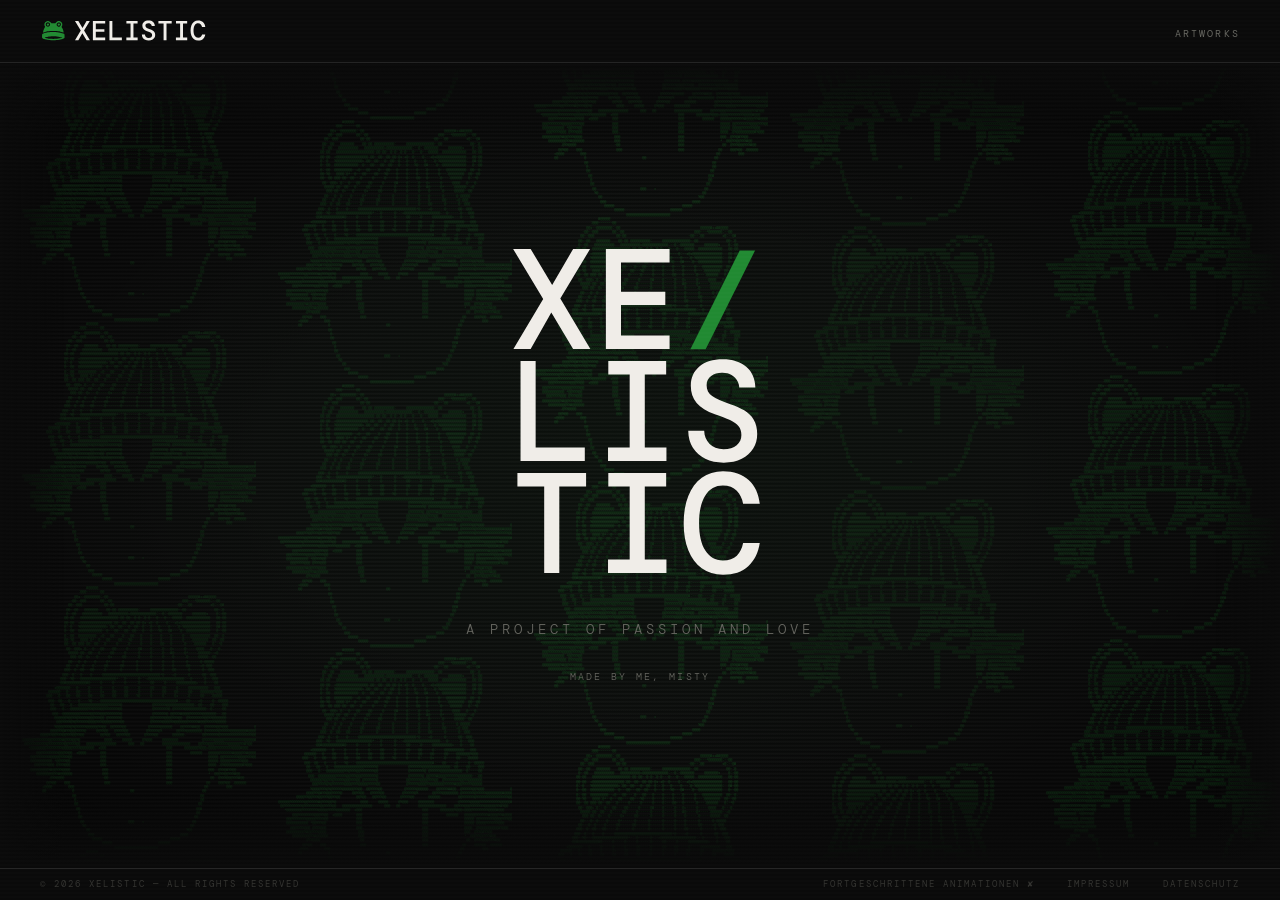
<file: index.html>
<!DOCTYPE html>
<html lang="de">
<head>
<meta charset="UTF-8">
<meta name="viewport" content="width=device-width, initial-scale=1.0">
<title>XELISTIC</title>
<link rel="icon" type="image/svg+xml" href="/Img/icon.svg">
<link rel="alternate icon" href="/Img/icon.ico">
<link rel="apple-touch-icon" href="/Img/icon.svg">
<link rel="stylesheet" href="/css/base.css">
<link rel="stylesheet" href="/css/home.css">
</head>
<body>

<nav>
  <a class="nav-logo" href="/">
    <img src="/Img/nav-logo.svg" alt="XELISTIC" class="nav-logo-img">
  </a>
  <ul class="nav-right">
    <li><a href="/Artworks">Artworks</a></li>
  </ul>
</nav>

<section class="hero">

  <!-- Hintergrund -->
  <div class="hero-bg">
    <!--
    <video class="hero-video" autoplay muted loop playsinline>
      <source src="/Img/hero.mp4" type="video/mp4">
    </video>
    -->
  </div>

  <!-- ASCII Art: 1× als Template, JS baut alle Spalten dynamisch -->
  <template id="asciiArt"><pre class="terminal-art">                                           #@@@@@                                                                                        
                                       :@@@-------@@                                                                                     
                                     @@*--@@@@@@@@:-@@                                        @@@@@#**##@@@@                             
                                   -@@--@@@       @@:-@@                                   @@@---+@@@@@@@:--@@                           
                                  @@--@@@           @@-@@                               -@@--:@@         *@:--@#                         
                                 @@--@@   @@@@@@@    @@-@@ @@@@@@@@@@:     @@@@@@@@@@@@@@--@@              @@-:@                         
                                 @--@@   @@@@@@@@@@   @@@@@@@@@@=@@@@@@@@@@@@@:--@:-@@@@@@@     @@@@@@@*    @:-@@                        
                                @@-@@   @@@@@@@@@@@@@@@@@@@-@@-@@--@-@-:@-@---@---@---@@@@@  @@@@@@@@@@@@   @@-@@                        
                                @@-@@  =@@@@@@@@@@@@@@@@:@@--@@--@@-@@-@*-*@--@----@:--*@*@@@@@@@@@@@@@@@   @@-@@                        
                                @:-@   %@@@@@@@@@@@@@=:@@--@@---@--@@--@:-:@---@----@---:@-%@@@@@@@@@@@@@:  @#-@@                        
                                @--@@  @@@@@@@@@@@@--@---@@---@@--@@---@---@---%@---@#---:@--@@@@@@@@@@@@   @--@@                        
                                @:-@@  @@@@@@@@@--=@---@@---:@---@@---@----@----@---:@-----@---@@@@@@@@@@  @@--@.                        
                                @@-%@   @@@@:@+--@---@@----@@---%@----@----@:---@:---@-----@---:@@@@@@@@  @@--@@                         
                                @@--@@ @@@-@@--@@--:@-----@----:@-----@----@:---@@---@-----:@---:@@@@@@   @:-+@                          
                                 @@--@@@=:@:--@---@@----@@-----@-----@#----@:---:@---@=-----@-----@@@@  .@---@.                          
                                  @@@@@-@@--@@---@:----@@-----@------@-----@:---:@---#@-----@+----:@@@@@@--=@                            
                                   @@@-@@--@=---@-----@*-----@@-----:@-----@-----@----@-----:@-----@@@@@--@@                             
                                  @@---@--@----@-----@+------@------@------@-----@----@------@------@-@@@@@                              
                                 @@---@--@----@:----@@------@@------@------@----:@----@------@@-----=@-@@@                               
                                @@@--@--@@---@@----:@-------@-------@------@-----@----@@------@------@--@@@                              
                               @@@--@:--@----@-----@@@@@@@@@@@@@@@@@@@@@@@@@@@@@+@----=@------@------@@--@@@                             
                              @@@--%@---@@@@@@@@@@@@@@@@@@+-::@------@-:-=@@@@@@@@@@@@@@@@@@:--@-----:@---@@@                            
                             -@@#@@@@@@@@@@#@-----@-----@-----@-----:@-----@@----:@-----@@@@@@@@@@=---@----@@                            
                           *@@@@@@@---@----:@-----@-----@:----@@----:@-----@@----@@-----@:----@@@@@@@@@@---@@@                           
                        @@@@@@---@----@@----@-----@*----@@----@@----:@-----@:----@@----@@-----@@----@@@@@@@%@@@                          
                       @@@--:@---@@---@@----@@----@@----@@----@@----%@-----@-----@:----@*----:@-----@@---:@@@@@                          
                        @@@--@@---@----@:---%@--:-@@@@@@@@@@@@@@@@@@@@@@@@@@@@@@@@@@@@@@#:---@@----=@-----@--@@@@@                       
                         @@---@@--:@:--@@@@@@@@@@@@@@@%%%%%%@               @%%%%%%@@@@@@@@@@@@@@:-@@----@@----@@@                       
                         @@@---@:--@@@@@@@@@%%@%%%@@%%%%%%%@@               @%%%%%%%@ @%%%%%@@@@@@@@@@@--@:----@@                        
                          @@@--@@@@@@@@@%%%%%@@%%%@@@%%%%%%%@               @%%%%%%@ @@%%%#@@@@%%%%%%@@@@@@@--:@@                        
                           @@@@@@%@@%%@%%%%%@@@%%%@@ @%%%%%%@              @@%%%%%@@@@%%%@@  @%%%%%%%%@@%%@@@@@@@                        
                            @@@%%%%@%@%%%%%%@@@@%%%@@@@@%%%%@@             @%%%%%@@@@%%@@@@@@@%%%%%#@@@%%%%%@@@@@                        
                           %@@@@%%%@%@%%%%%@@@@@@%%@@  @@%%%%@@           @%%%%%@@@@@@    @@%%%%##@@  @%%%%%@@%@@@             @@@       
                         @@@@%%@#%%@@@%%%%@     @@%%@@   @%%%%@@         @%%%%%@%       @@%%%@@@@@@@@ @%%%%%%@%%%%%@@@@@@@@#@@@@@        
                    @@@@%%@@%%%@@%%%@@%%@@        @@%@@   @@%%%@@       @%%%%@@       @@@@@@.        @@%%%%%%@%%%%%%%%%%%%%%%%@@@        
           @@@@@@%%%%%%%@@%%%%%#@%%%@@%@            @@@@..   @@@@@     @%@@@     @@@@@@@@           -@%%%%%@@@@@%%%%%%%%%%@@@@@#         
            @@%%%%%%%%%@%%%%%%%%@@%%%%@@   @@@@@@@@@@@@@@@      @@@   @@         @@@@@@@@@@@@@@    @@%%%@@@%%%%%%%@@@@@@%%#%@@           
              +@@@@@@@@%%%%%%%%@@@@@%%%%@@@@@@@  *@@@                              @@@      @@@@@@@%@@@=@@@@%%%%%%%%@@@@#@@@             
                  @@@%%%%%%%%@@@%%@@  *@@@@       @@@                              @@@         @@@@@@   @@@@@@%%%%%%#@@@@%%#@@@@         
               @@@%%%%%%%@@@@@%%%%@@              @@@                              @@@                  @@@@@ @@%%%%%%%@@@@%%%@@@@@      
               @@@@@@@@@@@ +@@%%%@@               @@@                              @@@                  @@@@@ @@@@@%%%%%%@@@             
                 @@@%%%%@@@ @%%%@@@               @@@.                             @@@                  @@@@ :@%@@@@@@@@@#%@@@           
               @@@@@@@@@%#@@%%%@@@@                @@@                             @@@                  @@@  @%%@#%%@@                   
                  @@@@@@@@@%%#@@@@@@               @@@                             @@@                  +  @@@%%@@%%%#@@                 
                        .@%%@@@@                   -@@                             @@@                   @@  @%%%@@@%%%#@@               
                       @@%@@    @@@                 @@@                            @@@                 @@    @@@%@@ .@@@@@@              
                     =@@@@        @@@                                                                 @@         @@@                     
                     @@             @                            @@                                  @@                                  
                                    @@                                                              @@                                   
                                     @.                                                             @@                                   
                                     @@                                                            @@                                    
                                      @@                                                          @@#                                    
                                       @                                                          @@                                     
                                       @@                                                        @@                                      
                                        @@                      @@@    =                        @@                                       
                                         %@                                                    @@                                        
                                           @@                                                %@@                                         
                                            @@@                                           @@@@                                           
                                              @@@@@                                  @@@@@                                               
                                                   @@@@@                       @@@@@@                                                    
                                                         @@@@@@@@@@@@@@@@@@@@@@</pre></template>

  <!-- Terminal: JS füllt diesen Container mit Spalten -->
  <div class="hero-terminal" id="heroTerminal" aria-hidden="true"></div>

  <!-- Zentriertes Wordmark + Beschreibung -->
  <div class="hero-center">
    <img src="/Img/wordmark.svg" alt="XELISTIC" class="hero-wordmark" id="heroWordmark">
    <p class="hero-desc">A project of passion and love</p>
    <p class="hero-subdesc">Made by me, Misty</p>
  </div>

</section>

<footer class="ticker">
  <span class="ticker-left">© 2026 Xelistic — All rights reserved</span>
  <div class="ticker-right">
    <button class="anim-toggle" id="animToggle"></button>
    <a href="/Impressum">Impressum</a>
    <a href="/Datenschutz">Datenschutz</a>
  </div>
</footer>

<!-- Mobiler Animationen-Button (nur auf kleinen Screens sichtbar) -->
<button class="anim-toggle-mobile" id="animToggleMobile"></button>

<div class="strat-tip" id="stratTip">
  <div class="strat-tip-head">⬡ Fortgeschrittene Animationen</div>
  <span id="stratTipText"></span>
</div>

<script src="/js/home.js" defer></script>

</body>
</html>
</file>
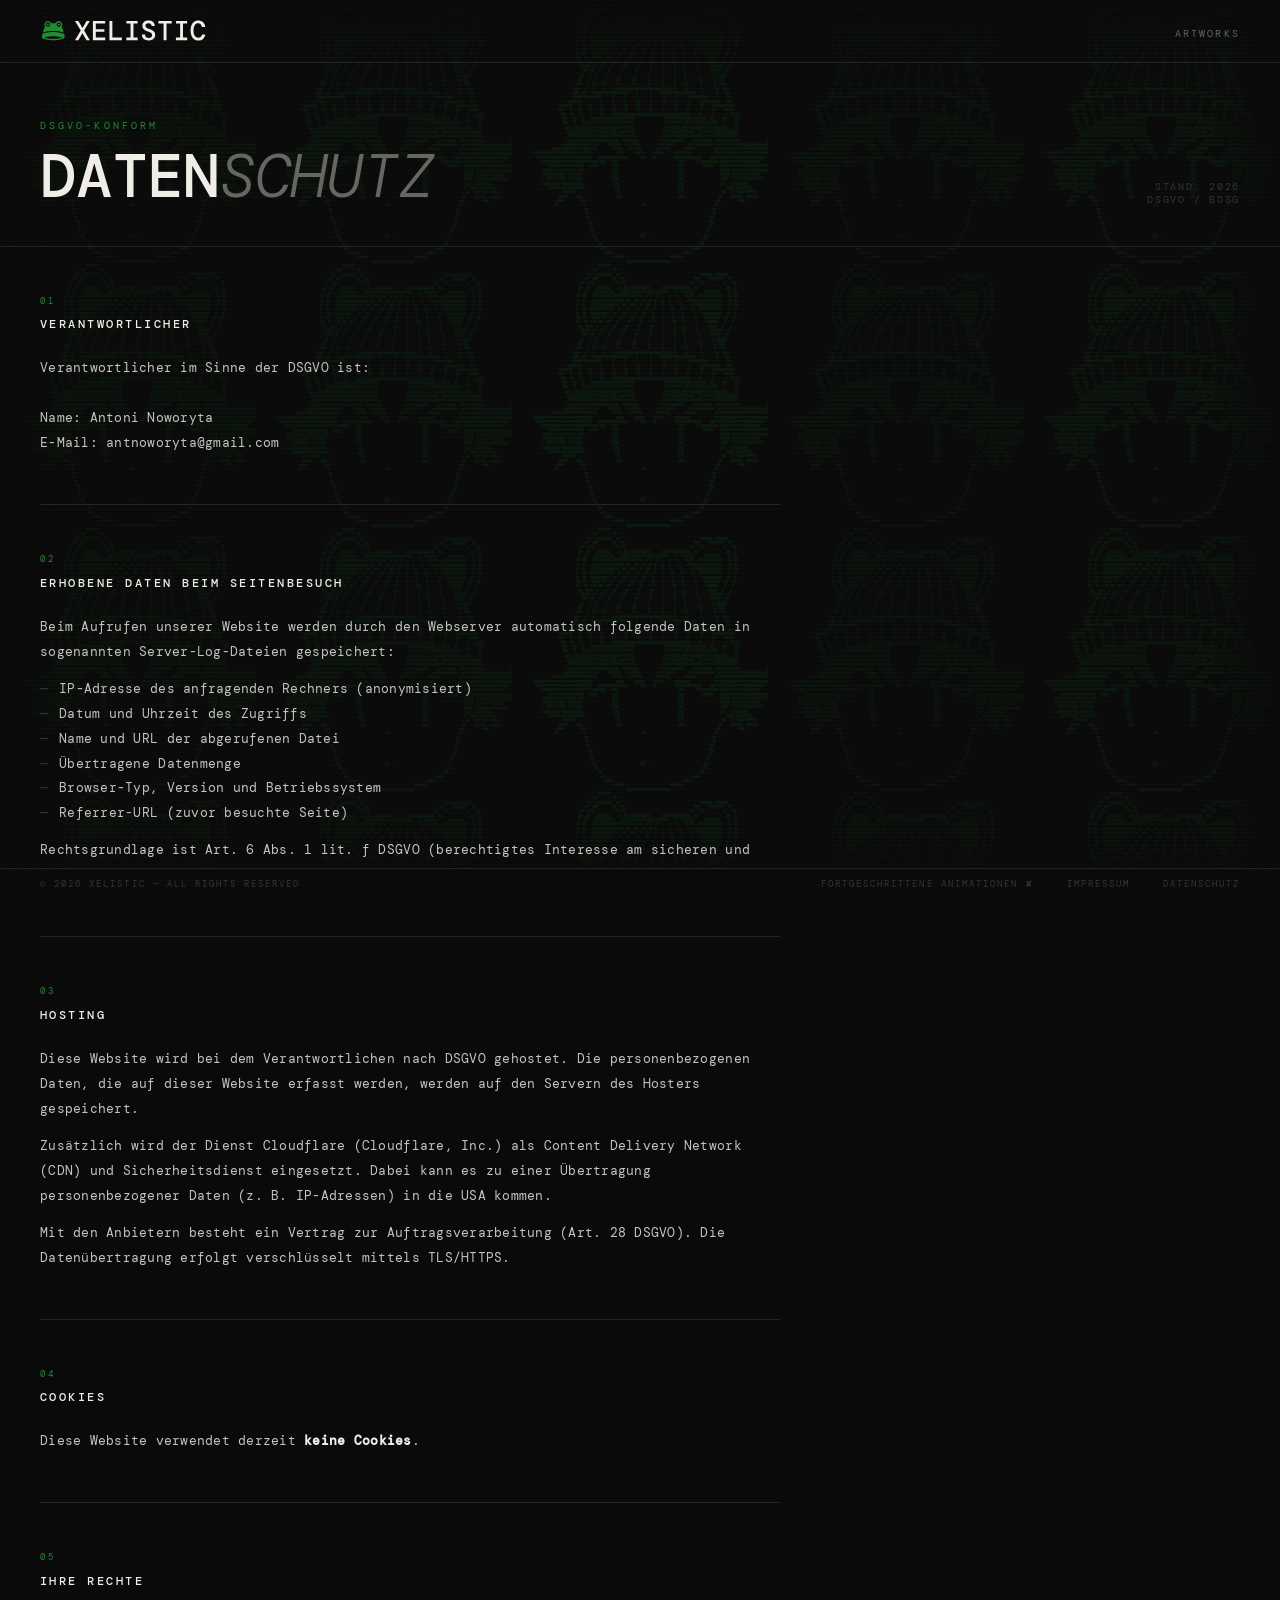
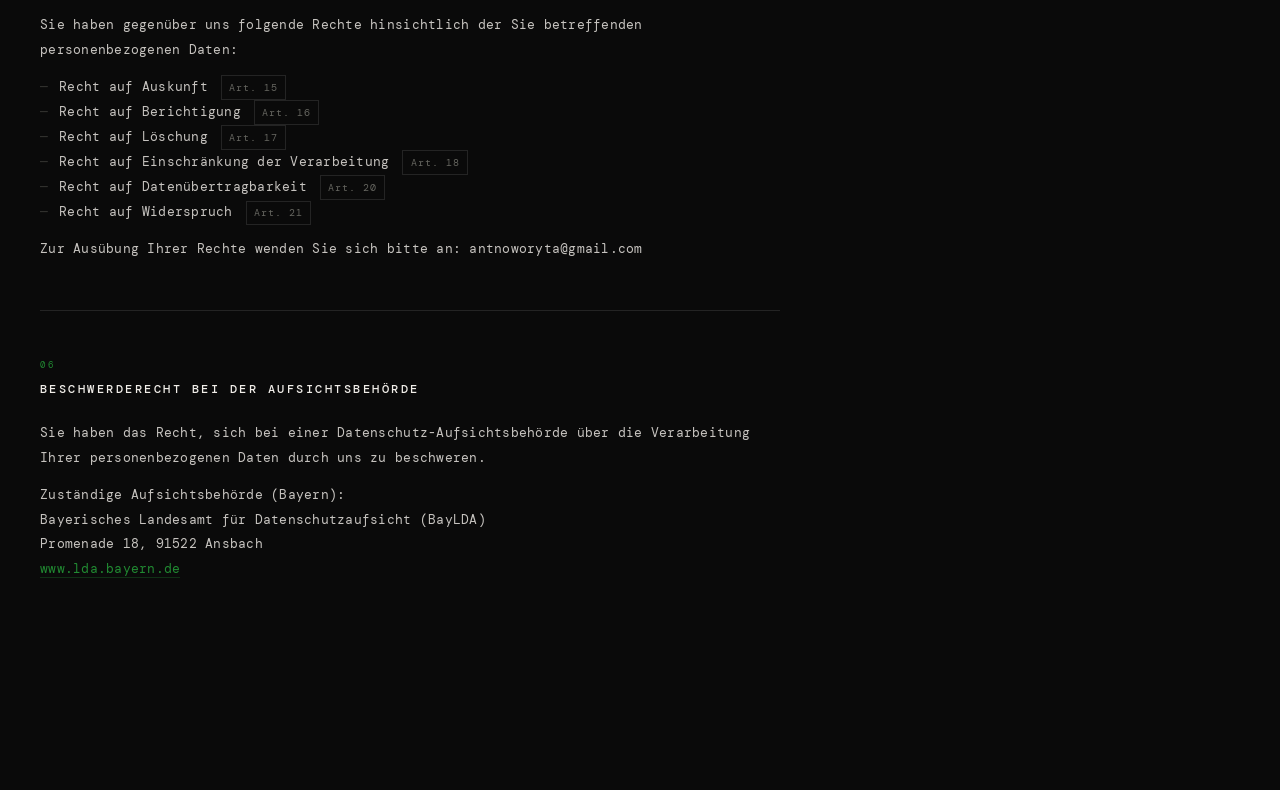
<file: Datenschutz/index.html>
<!DOCTYPE html>
<html lang="de">
<head>
<meta charset="UTF-8">
<meta name="viewport" content="width=device-width, initial-scale=1.0">
<title>XELISTIC — Datenschutz</title>
<link rel="icon" type="image/svg+xml" href="/Img/icon.svg">
<link rel="alternate icon" href="/Img/icon.ico">
<link rel="apple-touch-icon" href="/Img/icon.svg">
<link rel="stylesheet" href="/css/base.css">
<link rel="stylesheet" href="/css/legal.css">
<link rel="stylesheet" href="/css/terminal-bg.css">
<noscript>
  <style>
    .page-terminal,
    .anim-toggle,
    .anim-toggle-mobile { display: none !important; }
  </style>
</noscript>
</head>
<body>

<div class="page-terminal" id="pageTerminal" aria-hidden="true"></div>

<nav>
  <a class="nav-logo" href="/">
    <img src="/Img/nav-logo.svg" alt="XELISTIC" class="nav-logo-img">
  </a>
  <ul>
    <li><a href="/Artworks">Artworks</a></li>
  </ul>
</nav>

<header class="page-header">
  <div>
    <div class="page-eyebrow">DSGVO-Konform</div>
    <h1 class="page-title">Daten<em>schutz</em></h1>
  </div>
  <div class="page-meta">
    Stand: 2026<br>
    DSGVO / BDSG
  </div>
</header>

<main class="content">

  <div class="legal-section">
    <div class="section-number">01</div>
    <div class="section-title">Verantwortlicher</div>
    <div class="section-body">
      <p>
        Verantwortlicher im Sinne der DSGVO ist:<br><br>
        Name: Antoni Noworyta<br>
        E-Mail: antnoworyta@gmail.com
      </p>
    </div>
  </div>

  <div class="legal-section">
    <div class="section-number">02</div>
    <div class="section-title">Erhobene Daten beim Seitenbesuch</div>
    <div class="section-body">
      <p>
        Beim Aufrufen unserer Website werden durch den Webserver automatisch folgende Daten
        in sogenannten Server-Log-Dateien gespeichert:
      </p>
      <ul>
        <li>IP-Adresse des anfragenden Rechners (anonymisiert)</li>
        <li>Datum und Uhrzeit des Zugriffs</li>
        <li>Name und URL der abgerufenen Datei</li>
        <li>Übertragene Datenmenge</li>
        <li>Browser-Typ, Version und Betriebssystem</li>
        <li>Referrer-URL (zuvor besuchte Seite)</li>
      </ul>
      <p>
        Rechtsgrundlage ist Art. 6 Abs. 1 lit. f DSGVO (berechtigtes Interesse am sicheren
        und stabilen Betrieb der Website). Die Daten werden nach spätestens 7 Tagen gelöscht.
      </p>
    </div>
  </div>

  <div class="legal-section">
    <div class="section-number">03</div>
    <div class="section-title">Hosting</div>
    <div class="section-body">
      <p>
        Diese Website wird bei dem Verantwortlichen nach DSGVO gehostet. Die personenbezogenen
        Daten, die auf dieser Website erfasst werden, werden auf den Servern des Hosters gespeichert.
      </p>
      <p>
        Zusätzlich wird der Dienst Cloudflare (Cloudflare, Inc.) als Content Delivery Network (CDN)
        und Sicherheitsdienst eingesetzt. Dabei kann es zu einer Übertragung personenbezogener Daten
        (z. B. IP-Adressen) in die USA kommen.
      </p>
      <p>
        Mit den Anbietern besteht ein Vertrag zur Auftragsverarbeitung (Art. 28 DSGVO).
        Die Datenübertragung erfolgt verschlüsselt mittels TLS/HTTPS.
      </p>
    </div>
  </div>

  <div class="legal-section">
    <div class="section-number">04</div>
    <div class="section-title">Cookies</div>
    <div class="section-body">
      <p>
        Diese Website verwendet derzeit <strong style="color: var(--white);">keine Cookies</strong>.
      </p>
    </div>
  </div>

  <div class="legal-section">
    <div class="section-number">05</div>
    <div class="section-title">Ihre Rechte</div>
    <div class="section-body">
      <p>Sie haben gegenüber uns folgende Rechte hinsichtlich der Sie betreffenden personenbezogenen Daten:</p>
      <ul>
        <li>Recht auf Auskunft <span class="art-ref">Art. 15</span></li>
        <li>Recht auf Berichtigung <span class="art-ref">Art. 16</span></li>
        <li>Recht auf Löschung <span class="art-ref">Art. 17</span></li>
        <li>Recht auf Einschränkung der Verarbeitung <span class="art-ref">Art. 18</span></li>
        <li>Recht auf Datenübertragbarkeit <span class="art-ref">Art. 20</span></li>
        <li>Recht auf Widerspruch <span class="art-ref">Art. 21</span></li>
      </ul>
      <p>
        Zur Ausübung Ihrer Rechte wenden Sie sich bitte an: antnoworyta@gmail.com
      </p>
    </div>
  </div>

  <div class="legal-section">
    <div class="section-number">06</div>
    <div class="section-title">Beschwerderecht bei der Aufsichtsbehörde</div>
    <div class="section-body">
      <p>
        Sie haben das Recht, sich bei einer Datenschutz-Aufsichtsbehörde über die
        Verarbeitung Ihrer personenbezogenen Daten durch uns zu beschweren.
      </p>
      <p>
        Zuständige Aufsichtsbehörde (Bayern):<br>
        Bayerisches Landesamt für Datenschutzaufsicht (BayLDA)<br>
        Promenade 18, 91522 Ansbach<br>
        <a href="https://www.lda.bayern.de" target="_blank" rel="noopener">www.lda.bayern.de</a>
      </p>
    </div>
  </div>

</main>

<footer class="page-footer">
  <span class="footer-left">© 2026 Xelistic — All rights reserved</span>
  <div class="footer-right">
    <button class="anim-toggle" id="animToggle"></button>
    <a href="/Impressum">Impressum</a>
    <a href="/Datenschutz">Datenschutz</a>
  </div>
</footer>

<script src="/js/terminal-bg.js" defer></script>


<div class="strat-tip" id="stratTip">
  <div class="strat-tip-head">⬡ Fortgeschrittene Animationen</div>
  <span id="stratTipText"></span>
</div>
</body>
</html>
</file>
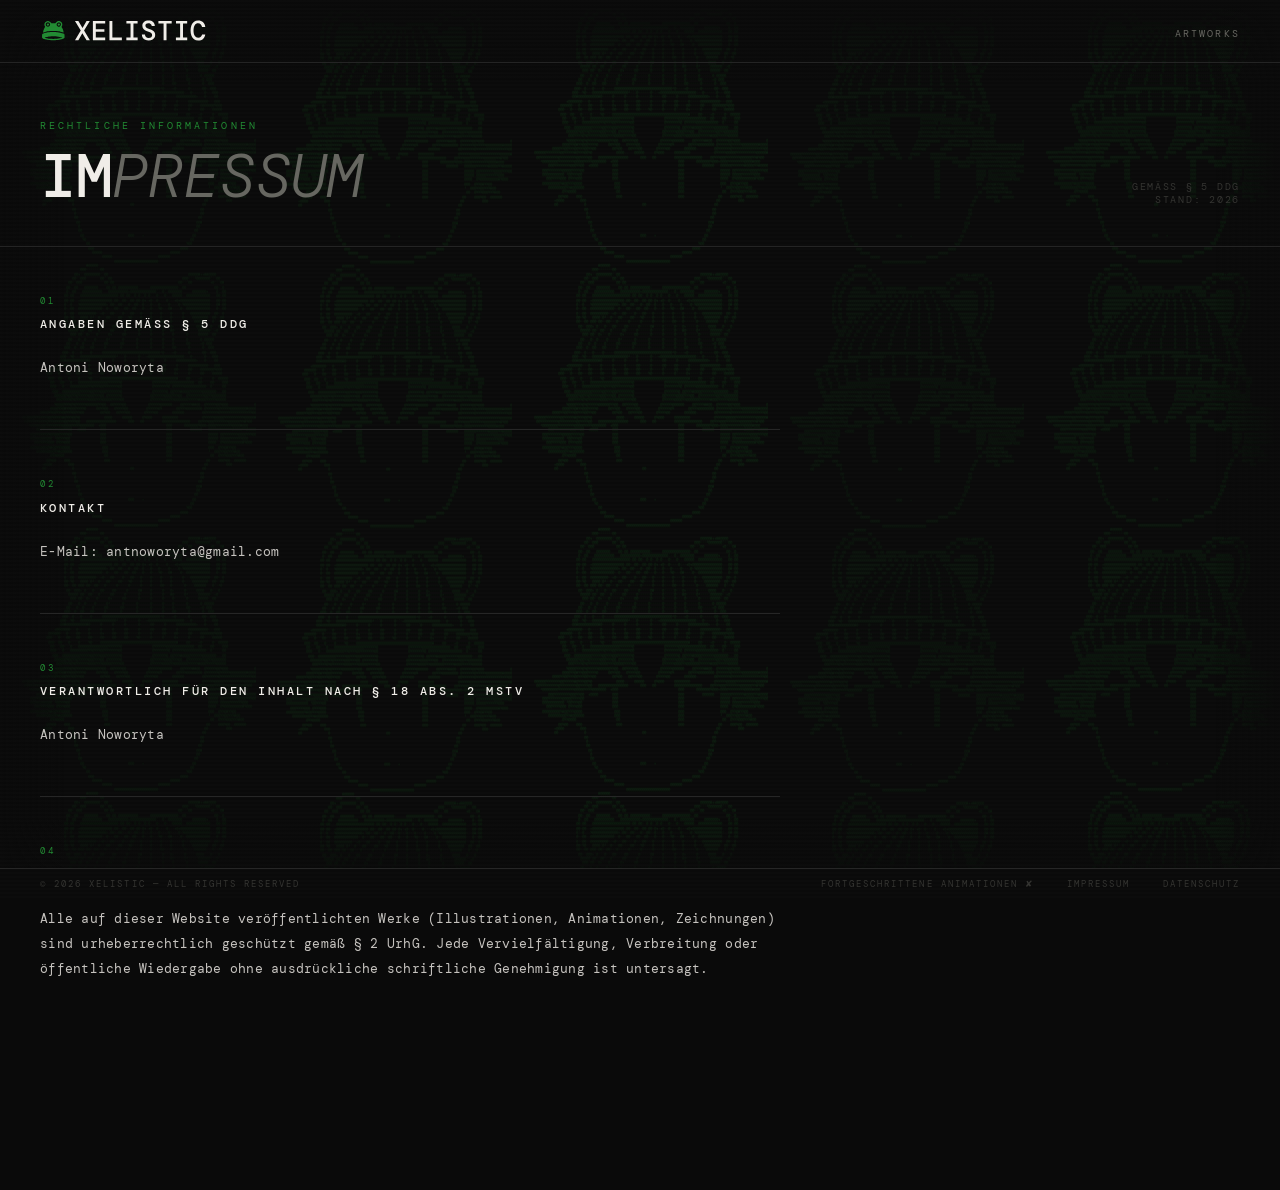
<file: Impressum/index.html>
<!DOCTYPE html>
<html lang="de">
<head>
<meta charset="UTF-8">
<meta name="viewport" content="width=device-width, initial-scale=1.0">
<title>XELISTIC — Impressum</title>
<link rel="icon" type="image/svg+xml" href="/Img/icon.svg">
<link rel="alternate icon" href="/Img/icon.ico">
<link rel="apple-touch-icon" href="/Img/icon.svg">
<link rel="stylesheet" href="/css/base.css">
<link rel="stylesheet" href="/css/legal.css">
<link rel="stylesheet" href="/css/terminal-bg.css">
<noscript>
  <style>
    .page-terminal,
    .anim-toggle,
    .anim-toggle-mobile { display: none !important; }
  </style>
</noscript>
</head>
<body>

<div class="page-terminal" id="pageTerminal" aria-hidden="true"></div>

<nav>
  <a class="nav-logo" href="/">
    <img src="/Img/nav-logo.svg" alt="XELISTIC" class="nav-logo-img">
  </a>
  <ul>
    <li><a href="/Artworks">Artworks</a></li>
  </ul>
</nav>

<header class="page-header">
  <div>
    <div class="page-eyebrow">Rechtliche Informationen</div>
    <h1 class="page-title">Im<em>pressum</em></h1>
  </div>
  <div class="page-meta">
    Gemäß § 5 DDG<br>
    Stand: 2026
  </div>
</header>

<main class="content">

  <div class="legal-section">
    <div class="section-number">01</div>
    <div class="section-title">Angaben gemäß § 5 DDG</div>
    <div class="section-body">
      <p>
        Antoni Noworyta<br>
      </p>
    </div>
  </div>

  <div class="legal-section">
    <div class="section-number">02</div>
    <div class="section-title">Kontakt</div>
    <div class="section-body">
      <p>
        E-Mail: antnoworyta@gmail.com
      </p>
    </div>
  </div>

  <div class="legal-section">
    <div class="section-number">03</div>
    <div class="section-title">Verantwortlich für den Inhalt nach § 18 Abs. 2 MStV</div>
    <div class="section-body">
      <p>
        Antoni Noworyta
      </p>
    </div>
  </div>

  <div class="legal-section">
    <div class="section-number">04</div>
    <div class="section-title">Urheberrecht</div>
    <div class="section-body">
      <p>
        Alle auf dieser Website veröffentlichten Werke (Illustrationen, Animationen, Zeichnungen)
        sind urheberrechtlich geschützt gemäß § 2 UrhG. Jede Vervielfältigung, Verbreitung oder
        öffentliche Wiedergabe ohne ausdrückliche schriftliche Genehmigung ist untersagt.
      </p>
    </div>
  </div>

</main>

<footer class="page-footer">
  <span class="footer-left">© 2026 Xelistic — All rights reserved</span>
  <div class="footer-right">
    <button class="anim-toggle" id="animToggle"></button>
    <a href="/Impressum">Impressum</a>
    <a href="/Datenschutz">Datenschutz</a>
  </div>
</footer>

<script src="/js/terminal-bg.js" defer></script>


<div class="strat-tip" id="stratTip">
  <div class="strat-tip-head">⬡ Fortgeschrittene Animationen</div>
  <span id="stratTipText"></span>
</div>
</body>
</html>
</file>
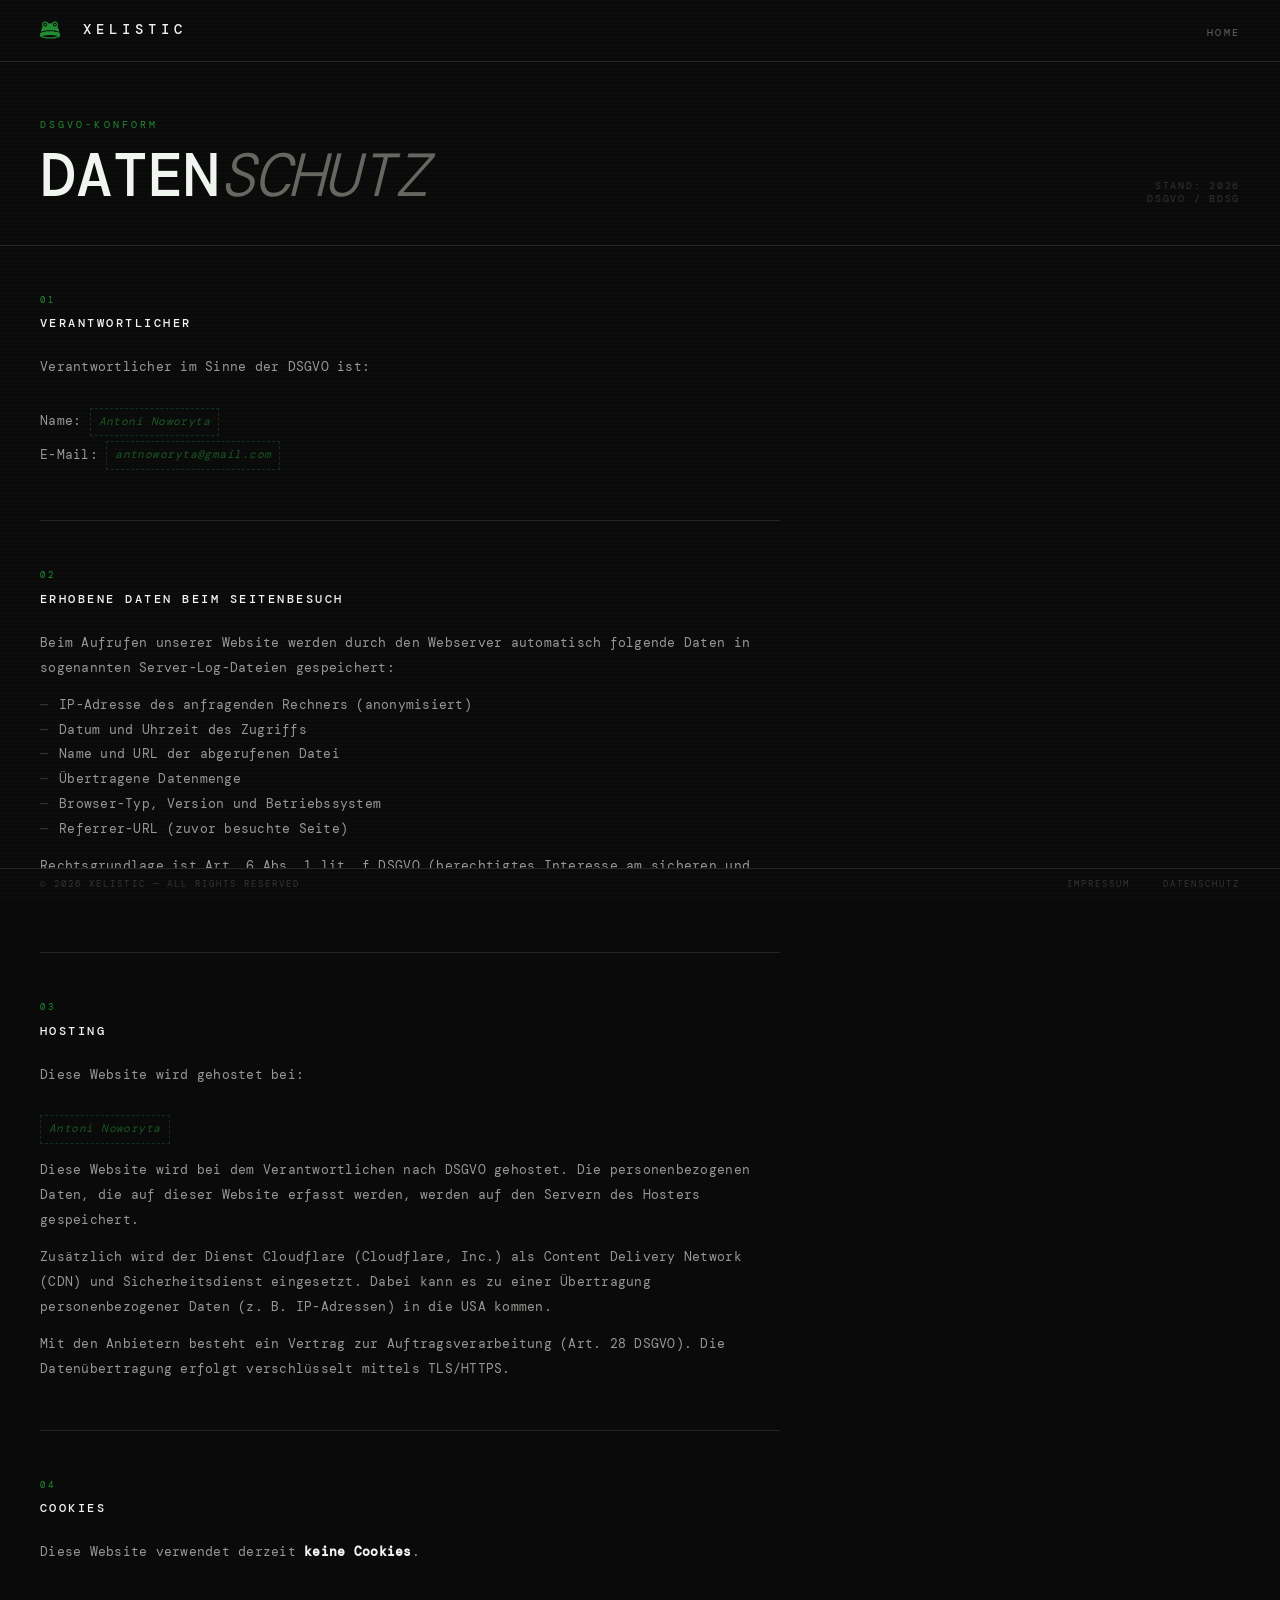
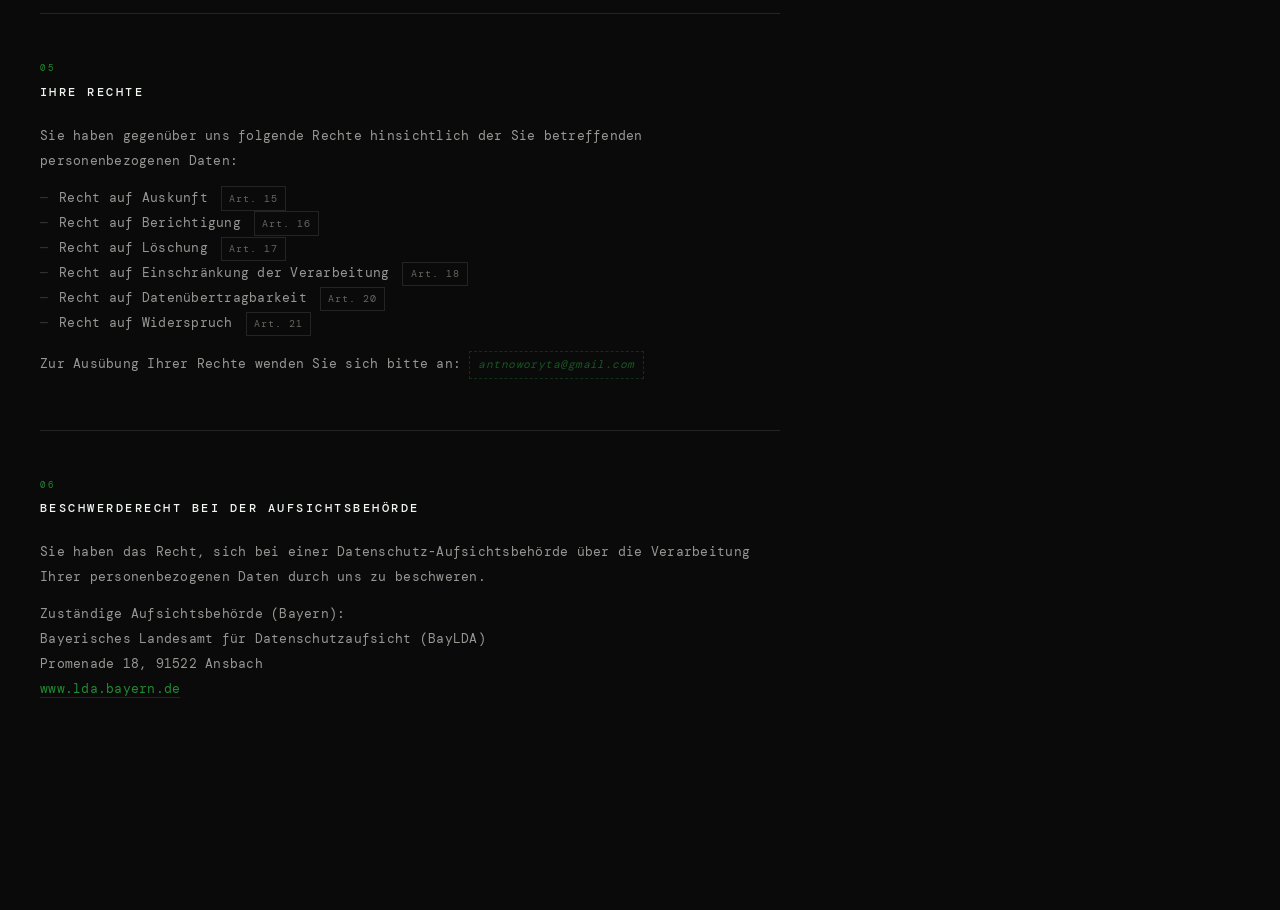
<file: datenschutz.html>
<!DOCTYPE html>
<html lang="de">
<head>
<meta charset="UTF-8">
<meta name="viewport" content="width=device-width, initial-scale=1.0">
<link rel="icon" type="image/svg+xml" href="icon.svg">
<link rel="alternate icon" href="icon.ico">
<link rel="apple-touch-icon" href="icon.svg">
<title>XELISTIC — Datenschutz</title>
<style>
  *, *::before, *::after { box-sizing: border-box; margin: 0; padding: 0; }

  @font-face {
  font-family: 'DM Mono';
  src: url('DMMono-Regular.ttf') format('truetype');
  font-weight: 400;
  font-style: normal;
  }

  @font-face {
  font-family: 'DM Mono';
  src: url('DMMono-Light.ttf') format('truetype');
  font-weight: 300;
  font-style: normal;
  }

  @font-face {
  font-family: 'DM Mono';
  src: url('DMMono-Medium.ttf') format('truetype');
  font-weight: 500;
  font-style: normal;
  }

  .nav-mark {
  width: 20px;
  height: 20px;
  margin-right: 0.6rem;

  display: inline-block;
  vertical-align: middle;
  transform: translateY(-1px);

  opacity: 1.1;
  }

  :root {
    --black:   #0a0a0a;
    --dark:    #111111;
    --panel:   #161616;
    --border:  #242424;
    --neon:    #218a32;
    --white:   #f0f5f0;
    --muted:   #666660;
    --dim:     #333330;
  }

  html { font-size: 16px; }

  body {
    font-family: 'DM Mono', monospace;
    background: var(--black);
    color: var(--white);
    min-height: 100vh;
    overflow-x: hidden;
    padding-bottom: 4rem;
  }

  body::before {
    content: '';
    position: fixed;
    inset: 0;
    background: repeating-linear-gradient(
      0deg, transparent, transparent 2px,
      rgba(255,255,255,0.012) 2px,
      rgba(255,255,255,0.012) 4px
    );
    pointer-events: none;
    z-index: 1000;
  }
  nav {
    display: flex;
    align-items: center;
    justify-content: space-between;
    padding: 1.25rem 2.5rem;
    border-bottom: 1px solid var(--border);
  }

  .nav-logo {
    font-size: 0.9rem;
    font-weight: 500;
    letter-spacing: 0.35em;
    text-transform: uppercase;
    color: var(--white);
    text-decoration: none;
  }

  .nav-logo span { color: var(--neon); }

  nav ul {
    display: flex;
    gap: 2rem;
    list-style: none;
    align-items: center;
  }

  nav a {
    font-size: 0.62rem;
    letter-spacing: 0.22em;
    text-transform: uppercase;
    color: var(--muted);
    text-decoration: none;
    transition: color 0.15s;
  }

  nav a:hover, nav a.active { color: var(--neon); }

  .page-header {
    border-bottom: 1px solid var(--border);
    padding: 3.5rem 2.5rem 2.5rem;
    display: flex;
    align-items: flex-end;
    justify-content: space-between;
    gap: 2rem;
  }

  .page-eyebrow {
    font-size: 0.6rem;
    letter-spacing: 0.32em;
    text-transform: uppercase;
    color: var(--neon);
    margin-bottom: 1rem;
  }

  .page-title {
    font-size: clamp(2rem, 5vw, 3.8rem);
    font-weight: 500;
    letter-spacing: -0.02em;
    text-transform: uppercase;
    line-height: 0.95;
  }

  .page-title em {
    font-style: italic;
    font-weight: 300;
    color: var(--muted);
  }

  .page-meta {
    font-size: 0.6rem;
    letter-spacing: 0.18em;
    text-transform: uppercase;
    color: var(--dim);
    text-align: right;
    flex-shrink: 0;
  }

  .content {
    max-width: 820px;
    padding: 3rem 2.5rem;
  }

  .legal-section {
    margin-bottom: 3rem;
    padding-bottom: 3rem;
    border-bottom: 1px solid var(--border);
  }

  .legal-section:last-child { border-bottom: none; }

  .section-number {
    font-size: 0.55rem;
    letter-spacing: 0.3em;
    text-transform: uppercase;
    color: var(--neon);
    margin-bottom: 0.6rem;
  }

  .section-title {
    font-size: 0.78rem;
    font-weight: 500;
    letter-spacing: 0.2em;
    text-transform: uppercase;
    color: var(--white);
    margin-bottom: 1.5rem;
  }

  .section-body p {
    font-size: 0.8rem;
    line-height: 1.95;
    color: rgba(245,245,240,0.6);
    letter-spacing: 0.02em;
    margin-bottom: 0.75rem;
  }

  .section-body p:last-child { margin-bottom: 0; }

  .section-body ul {
    list-style: none;
    padding: 0;
    margin-bottom: 0.75rem;
  }

  .section-body ul li {
    font-size: 0.8rem;
    line-height: 1.95;
    color: rgba(245,245,240,0.6);
    letter-spacing: 0.02em;
    padding-left: 1.2rem;
    position: relative;
  }

  .section-body ul li::before {
    content: '—';
    position: absolute;
    left: 0;
    color: var(--dim);
  }

  .section-body a {
    color: var(--neon);
    text-decoration: none;
    border-bottom: 1px solid rgba(33, 138, 50,0.3);
    transition: border-color 0.15s;
  }

  .section-body a:hover { border-color: var(--neon); }

  /* artikel badge */
  .art-ref {
    display: inline-block;
    font-size: 0.62rem;
    letter-spacing: 0.1em;
    padding: 0.1rem 0.45rem;
    border: 1px solid var(--border);
    color: var(--muted);
    margin-left: 0.3rem;
    vertical-align: middle;
  }

  .fill-block {
    display: inline-block;
    padding: 0.15rem 0.5rem;
    border: 1px dashed rgba(33, 138, 50,0.3);
    color: rgba(33, 138, 50,0.6);
    font-size: 0.7rem;
    font-style: italic;
    margin: 0.15rem 0;
    letter-spacing: 0.04em;
  }

  .page-footer {
    position: fixed;
    bottom: 0;
    left: 0;
    right: 0;
    border-top: 1px solid var(--border);
    background: var(--black);
    padding: 0.6rem 2.5rem;
    display: flex;
    align-items: center;
    justify-content: space-between;
    z-index: 50;
  }

  .footer-left {
    font-size: 0.58rem;
    letter-spacing: 0.22em;
    text-transform: uppercase;
    color: var(--dim);
  }

  .footer-right {
    display: flex;
    gap: 2rem;
    font-size: 0.58rem;
    letter-spacing: 0.22em;
    text-transform: uppercase;
  }

  .footer-right a {
    color: var(--dim);
    text-decoration: none;
    transition: color 0.15s;
  }

  .footer-right a:hover { color: var(--muted); }
</style>
</head>
<body>

<nav>
  <a class="nav-logo" href="index.html">
  <img src="icon.svg" class="nav-mark" alt="">
  XELISTIC
  </a>
  <ul>
    <li><a href="index.html">Home</a></li>
  </ul>
</nav>

<header class="page-header">
  <div>
    <div class="page-eyebrow">DSGVO-Konform</div>
    <h1 class="page-title">Daten<em>schutz</em></h1>
  </div>
  <div class="page-meta">
    Stand: 2026<br>
    DSGVO / BDSG
  </div>
</header>

<main class="content">

  <div class="legal-section">
    <div class="section-number">01</div>
    <div class="section-title">Verantwortlicher</div>
    <div class="section-body">
      <p>
        Verantwortlicher im Sinne der DSGVO ist:<br><br>
        Name: <span class="fill-block">Antoni Noworyta</span><br>
        E-Mail: <span class="fill-block">antnoworyta@gmail.com</span>
      </p>
    </div>
  </div>

  <div class="legal-section">
    <div class="section-number">02</div>
    <div class="section-title">Erhobene Daten beim Seitenbesuch</div>
    <div class="section-body">
      <p>
        Beim Aufrufen unserer Website werden durch den Webserver automatisch folgende Daten
        in sogenannten Server-Log-Dateien gespeichert:
      </p>
      <ul>
        <li>IP-Adresse des anfragenden Rechners (anonymisiert)</li>
        <li>Datum und Uhrzeit des Zugriffs</li>
        <li>Name und URL der abgerufenen Datei</li>
        <li>Übertragene Datenmenge</li>
        <li>Browser-Typ, Version und Betriebssystem</li>
        <li>Referrer-URL (zuvor besuchte Seite)</li>
      </ul>
      <p>
        Rechtsgrundlage ist Art. 6 Abs. 1 lit. f DSGVO (berechtigtes Interesse am sicheren
        und stabilen Betrieb der Website). Die Daten werden nach spätestens 7 Tagen gelöscht.
      </p>
    </div>
  </div>

  <div class="legal-section">
    <div class="section-number">03</div>
    <div class="section-title">Hosting</div>
    <div class="section-body">
      <p>
        Diese Website wird gehostet bei:<br><br>
        <span class="fill-block">Antoni Noworyta</span><br>
      </p>
    	<p>
      		Diese Website wird bei dem Verantwortlichen nach DSGVO gehostet. Die personenbezogenen Daten, die auf dieser Website erfasst werden, werden auf den Servern des Hosters gespeichert.
    	</p>

    	<p>
      		Zusätzlich wird der Dienst Cloudflare (Cloudflare, Inc.) als Content Delivery Network (CDN) und Sicherheitsdienst eingesetzt.
      		Dabei kann es zu einer Übertragung personenbezogener Daten (z. B. IP-Adressen) in die USA kommen.
    	</p>

    	<p>
      		Mit den Anbietern besteht ein Vertrag zur Auftragsverarbeitung (Art. 28 DSGVO).
      		Die Datenübertragung erfolgt verschlüsselt mittels TLS/HTTPS.
    </div>
  </div>

  <div class="legal-section">
    <div class="section-number">04</div>
    <div class="section-title">Cookies</div>
    <div class="section-body">
      <p>
        Diese Website verwendet derzeit <strong style="color: var(--white);">keine Cookies</strong>.
      </p>
    </div>
  </div>

  <div class="legal-section">
    <div class="section-number">05</div>
    <div class="section-title">Ihre Rechte</div>
    <div class="section-body">
      <p>Sie haben gegenüber uns folgende Rechte hinsichtlich der Sie betreffenden personenbezogenen Daten:</p>
      <ul>
        <li>Recht auf Auskunft <span class="art-ref">Art. 15</span></li>
        <li>Recht auf Berichtigung <span class="art-ref">Art. 16</span></li>
        <li>Recht auf Löschung <span class="art-ref">Art. 17</span></li>
        <li>Recht auf Einschränkung der Verarbeitung <span class="art-ref">Art. 18</span></li>
        <li>Recht auf Datenübertragbarkeit <span class="art-ref">Art. 20</span></li>
        <li>Recht auf Widerspruch <span class="art-ref">Art. 21</span></li>
      </ul>
      <p>
        Zur Ausübung Ihrer Rechte wenden Sie sich bitte an:
        <span class="fill-block">antnoworyta@gmail.com</span>
      </p>
    </div>
  </div>

  <div class="legal-section">
    <div class="section-number">06</div>
    <div class="section-title">Beschwerderecht bei der Aufsichtsbehörde</div>
    <div class="section-body">
      <p>
        Sie haben das Recht, sich bei einer Datenschutz-Aufsichtsbehörde über die
        Verarbeitung Ihrer personenbezogenen Daten durch uns zu beschweren.
      </p>
      <p>
        Zuständige Aufsichtsbehörde (Bayern):<br>
        Bayerisches Landesamt für Datenschutzaufsicht (BayLDA)<br>
        Promenade 18, 91522 Ansbach<br>
        <a href="https://www.lda.bayern.de" target="_blank" rel="noopener">www.lda.bayern.de</a>
      </p>
    </div>
  </div>

</main>

<footer class="page-footer">
  <span class="footer-left">© 2026 Xelistic — All rights reserved</span>
  <div class="footer-right">
    <a href="impressum.html">Impressum</a>
    <a href="datenschutz.html">Datenschutz</a>
  </div>
</footer>

</body>
</html>
</file>
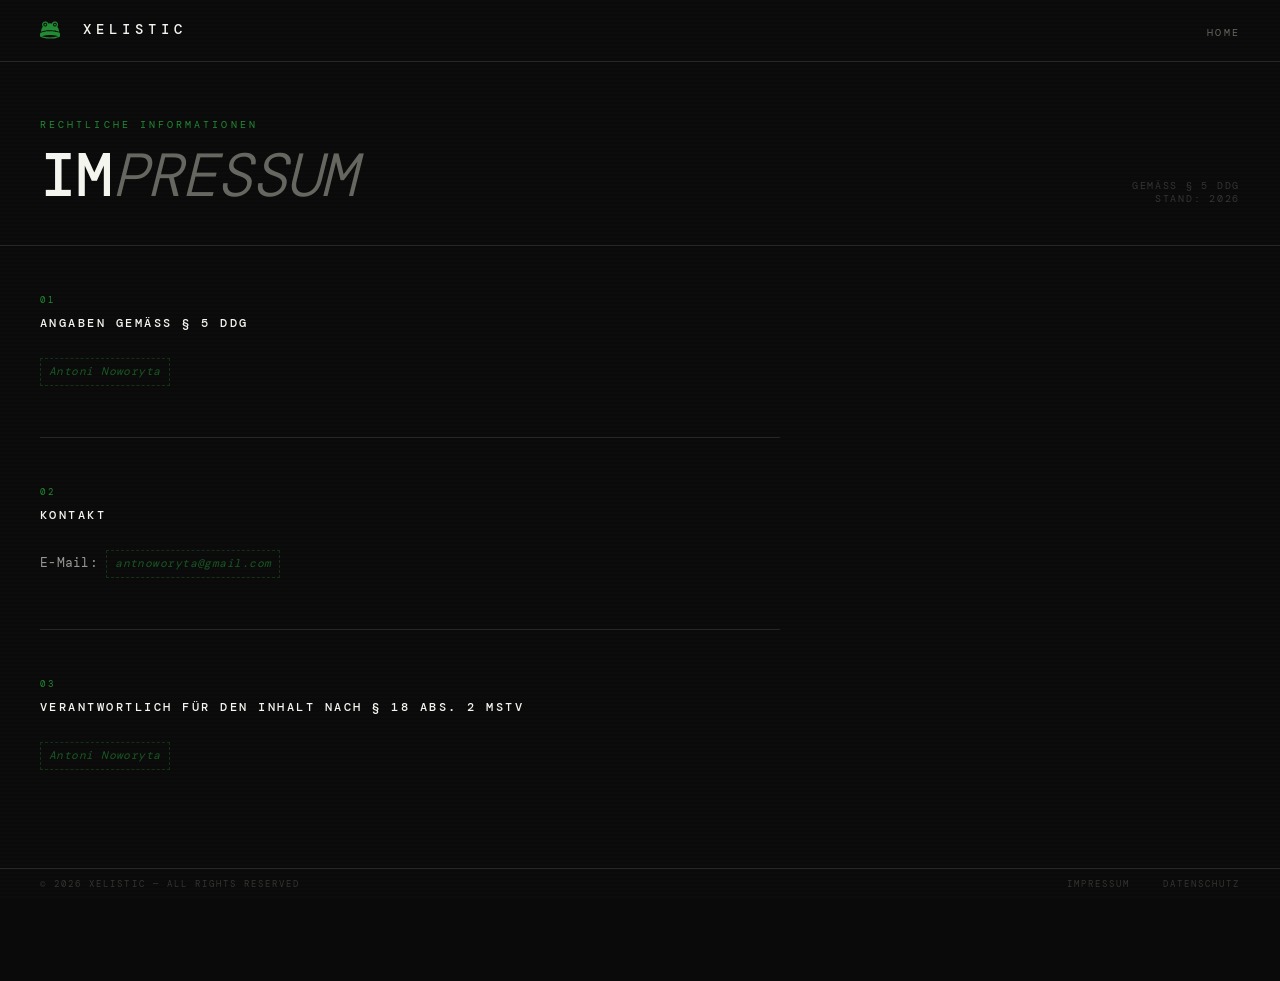
<file: impressum.html>
<!DOCTYPE html>
<html lang="de">
<head>
<meta charset="UTF-8">
<meta name="viewport" content="width=device-width, initial-scale=1.0">
<title>XELISTIC — Impressum</title>
<link rel="icon" type="image/svg+xml" href="icon.svg">
<link rel="alternate icon" href="icon.ico">
<link rel="apple-touch-icon" href="icon.svg">
<style>
  @font-face {
  font-family: 'DM Mono';
  src: url('DMMono-Regular.ttf') format('truetype');
  font-weight: 400;
  font-style: normal;
  }

  @font-face {
  font-family: 'DM Mono';
  src: url('DMMono-Light.ttf') format('truetype');
  font-weight: 300;
  font-style: normal;
  }

  @font-face {
  font-family: 'DM Mono';
  src: url('DMMono-Medium.ttf') format('truetype');
  font-weight: 500;
  font-style: normal;
  }

  *, *::before, *::after { box-sizing: border-box; margin: 0; padding: 0; }

  .nav-mark {
  width: 20px;
  height: 20px;
  margin-right: 0.6rem;

  display: inline-block;
  vertical-align: middle;
  transform: translateY(-1px);

  opacity: 1.1;
  }
	
  :root {
    --black:   #0a0a0a;
    --dark:    #111111;
    --panel:   #161616;
    --border:  #242424;
    --neon:    #218a32;
    --white:   #f5f5f0;
    --muted:   #666660;
    --dim:     #333330;
  }

  html { font-size: 16px; }

  body {
    font-family: 'DM Mono', monospace;
    background: var(--black);
    color: var(--white);
    min-height: 100vh;
    overflow-x: hidden;
    padding-bottom: 4rem;
  }

  body::before {
    content: '';
    position: fixed;
    inset: 0;
    background: repeating-linear-gradient(
      0deg, transparent, transparent 2px,
      rgba(255,255,255,0.012) 2px,
      rgba(255,255,255,0.012) 4px
    );
    pointer-events: none;
    z-index: 1000;
  }

  /* ── NAV ── */
  nav {
    display: flex;
    align-items: center;
    justify-content: space-between;
    padding: 1.25rem 2.5rem;
    border-bottom: 1px solid var(--border);
  }

  .nav-logo {
    font-size: 0.9rem;
    font-weight: 500;
    letter-spacing: 0.35em;
    text-transform: uppercase;
    color: var(--white);
    text-decoration: none;
  }

  .nav-logo span { color: var(--neon); }

  nav ul {
    display: flex;
    gap: 2rem;
    list-style: none;
    align-items: center;
  }

  nav a {
    font-size: 0.62rem;
    letter-spacing: 0.22em;
    text-transform: uppercase;
    color: var(--muted);
    text-decoration: none;
    transition: color 0.15s;
  }

  nav a:hover,
  nav a.active { color: var(--neon); }

  /* ── PAGE HEADER ── */
  .page-header {
    border-bottom: 1px solid var(--border);
    padding: 3.5rem 2.5rem 2.5rem;
    display: flex;
    align-items: flex-end;
    justify-content: space-between;
    gap: 2rem;
  }

  .page-eyebrow {
    font-size: 0.6rem;
    letter-spacing: 0.32em;
    text-transform: uppercase;
    color: var(--neon);
    margin-bottom: 1rem;
  }

  .page-title {
    font-size: clamp(2rem, 5vw, 3.8rem);
    font-weight: 500;
    letter-spacing: -0.02em;
    text-transform: uppercase;
    line-height: 0.95;
  }

  .page-title em {
    font-style: italic;
    font-weight: 300;
    color: var(--muted);
  }

  .page-meta {
    font-size: 0.6rem;
    letter-spacing: 0.18em;
    text-transform: uppercase;
    color: var(--dim);
    text-align: right;
    flex-shrink: 0;
  }

  /* ── CONTENT ── */
  .content {
    max-width: 820px;
    padding: 3rem 2.5rem;
  }

  .legal-section {
    margin-bottom: 3rem;
    padding-bottom: 3rem;
    border-bottom: 1px solid var(--border);
  }

  .legal-section:last-child {
    border-bottom: none;
  }

  .section-number {
    font-size: 0.55rem;
    letter-spacing: 0.3em;
    text-transform: uppercase;
    color: var(--neon);
    margin-bottom: 0.6rem;
  }

  .section-title {
    font-size: 0.78rem;
    font-weight: 500;
    letter-spacing: 0.2em;
    text-transform: uppercase;
    color: var(--white);
    margin-bottom: 1.5rem;
  }

  .section-body p {
    font-size: 0.8rem;
    line-height: 1.95;
    color: rgba(245,245,240,0.6);
    letter-spacing: 0.02em;
    margin-bottom: 0.75rem;
  }

  .section-body p:last-child { margin-bottom: 0; }

  .section-body a {
    color: var(--neon);
    text-decoration: none;
    border-bottom: 1px solid rgba(33, 138, 50,0.3);
    transition: border-color 0.15s;
  }

  .section-body a:hover { border-color: var(--neon); }

  /* placeholder inline hint */
  .fill {
    display: inline;
    color: var(--neon);
    font-style: italic;
    opacity: 0.7;
  }

  .fill-block {
    display: inline-block;
    padding: 0.15rem 0.5rem;
    border: 1px dashed rgba(33, 138, 50,0.3);
    color: rgba(33, 138, 50,0.6);
    font-size: 0.7rem;
    font-style: italic;
    margin: 0.15rem 0;
    letter-spacing: 0.04em;
  }

  /* ── FOOTER ── */
  .page-footer {
    position: fixed;
    bottom: 0;
    left: 0;
    right: 0;
    border-top: 1px solid var(--border);
    background: var(--black);
    padding: 0.6rem 2.5rem;
    display: flex;
    align-items: center;
    justify-content: space-between;
    z-index: 50;
  }

  .footer-left {
    font-size: 0.58rem;
    letter-spacing: 0.22em;
    text-transform: uppercase;
    color: var(--dim);
  }

  .footer-right {
    display: flex;
    gap: 2rem;
    font-size: 0.58rem;
    letter-spacing: 0.22em;
    text-transform: uppercase;
  }

  .footer-right a {
    color: var(--dim);
    text-decoration: none;
    transition: color 0.15s;
  }

  .footer-right a:hover { color: var(--muted); }
</style>
</head>
<body>

<nav>
  <a class="nav-logo" href="index.html">
  <img src="icon.svg" class="nav-mark" alt="">
  XELISTIC
  </a>
  <ul>
    <li><a href="index.html">Home</a></li>
  </ul>
</nav>

<header class="page-header">
  <div>
    <div class="page-eyebrow">Rechtliche Informationen</div>
    <h1 class="page-title">Im<em>pressum</em></h1>
  </div>
  <div class="page-meta">
    Gemäß § 5 DDG<br>
    Stand: 2026
  </div>
</header>

<main class="content">

  <div class="legal-section">
    <div class="section-number">01</div>
    <div class="section-title">Angaben gemäß § 5 DDG</div>
    <div class="section-body">
      <p>
        <span class="fill-block">Antoni Noworyta</span><br>
      </p>
    </div>
  </div>

  <div class="legal-section">
    <div class="section-number">02</div>
    <div class="section-title">Kontakt</div>
    <div class="section-body">
      <p>
        E-Mail: <span class="fill-block">antnoworyta@gmail.com</span><br>
        <!-- Telefon: <span class="fill-block">optional</span> -->
      </p>
    </div>
  </div>

  <div class="legal-section">
    <div class="section-number">03</div>
    <div class="section-title">Verantwortlich für den Inhalt nach § 18 Abs. 2 MStV</div>
    <div class="section-body">
      <p>
        <span class="fill-block">Antoni Noworyta</span><br>
      </p>
    </div>
  </div>


</main>

<footer class="page-footer">
  <span class="footer-left">© 2026 Xelistic — All rights reserved</span>
  <div class="footer-right">
    <a href="impressum.html">Impressum</a>
    <a href="datenschutz.html">Datenschutz</a>
  </div>
</footer>

</body>
</html>
</file>
<file: css/base.css>
/* ============================================================
   XELISTIC — base.css
   Geteilt von allen Seiten: Variablen, Fonts, Nav, Footer
   ============================================================ */

*, *::before, *::after {
  box-sizing: border-box;
  margin: 0;
  padding: 0;
}

/* ── FONTS ─────────────────────────────────────────────────── */

@font-face {
  font-family: 'DM Mono';
  src: url('/Font/DMMono-Regular.ttf') format('truetype');
  font-weight: 400;
  font-style: normal;
}

@font-face {
  font-family: 'DM Mono';
  src: url('/Font/DMMono-Light.ttf') format('truetype');
  font-weight: 300;
  font-style: normal;
}

@font-face {
  font-family: 'DM Mono';
  src: url('/Font/DMMono-Medium.ttf') format('truetype');
  font-weight: 500;
  font-style: normal;
}

@font-face {
  font-family: 'DM Mono';
  src: url('/Font/DMMono-LightItalic.ttf') format('truetype');
  font-weight: 300;
  font-style: italic;
}

@font-face {
  font-family: 'DM Mono';
  src: url('/Font/DMMono-MediumItalic.ttf') format('truetype');
  font-weight: 500;
  font-style: italic;
}

/* ── CSS VARIABLEN ─────────────────────────────────────────── */

:root {
  --black:  #0a0a0a;
  --dark:   #111111;
  --panel:  #161616;
  --border: #242424;
  --neon:   #218a32;
  --white:  #f0ede8; /* Off-white: kein reines Weiß, wärmer, schonender */
  --muted:  #666660;
  --dim:    #333330;
}

/* ── BASIS ─────────────────────────────────────────────────── */

html {
  font-size: 16px;
}

body {
  font-family: 'DM Mono', monospace;
  background: var(--black);
  color: var(--white);
  min-height: 100vh;
  overflow-x: hidden;
  padding-bottom: 4rem;
}

/* Scanline-Textur */
body::before {
  content: '';
  position: fixed;
  inset: 0;
  background: repeating-linear-gradient(
    0deg,
    transparent,
    transparent 2px,
    rgba(255,255,255,0.012) 2px,
    rgba(255,255,255,0.012) 4px
  );
  pointer-events: none;
  z-index: 1000;
}

/* ── NAVIGATION ────────────────────────────────────────────── */

nav {
  display: flex;
  align-items: center;
  justify-content: space-between;
  padding: 1.25rem 2.5rem;
  border-bottom: 1px solid var(--border);
}

.nav-logo {
  font-size: 0.9rem;
  font-weight: 500;
  letter-spacing: 0.35em;
  text-transform: uppercase;
  color: var(--white);
  text-decoration: none;
  display: flex;
  align-items: center;
}

/* Kombiniertes Logo-SVG (Frosch + XELISTIC als eine Datei) */
.nav-logo-img {
  height: 22px;
  width: auto;
  display: block;
  /* Raus: schnell (kein Kleben) */
  transition: filter 0.12s ease-out;
}

/* CRT Röhrenmonitor Glow beim Hover */
.nav-logo:hover .nav-logo-img {
  /* Rein: langsamer für weiches Aufglühen */
  transition: filter 0.35s ease-in;
  filter:
    brightness(1.18)
    drop-shadow(0 0 4px rgba(33,138,50,0.95))
    drop-shadow(0 0 10px rgba(33,138,50,0.6))
    drop-shadow(0 0 22px rgba(33,138,50,0.28));
}

/* Fallback: separates Icon + Text (alte Seiten) */
.nav-mark {
  width: 20px;
  height: 20px;
  margin-right: 0.6rem;
  display: inline-block;
  vertical-align: middle;
  transform: translateY(-1px);
  opacity: 1.1;
}

nav ul {
  display: flex;
  gap: 2rem;
  list-style: none;
  align-items: center;
}

nav a {
  font-size: 0.62rem;
  letter-spacing: 0.22em;
  text-transform: uppercase;
  color: var(--muted);
  text-decoration: none;
  transition: color 0.15s;
}

nav a:hover,
nav a.active {
  color: var(--neon);
}

/* ── PAGE HEADER (geteilt: Artworks, Impressum, Datenschutz) ─ */

.page-header {
  border-bottom: 1px solid var(--border);
  padding: 3.5rem 2.5rem 2.5rem;
  display: flex;
  align-items: flex-end;
  justify-content: space-between;
  gap: 2rem;
}

.page-eyebrow {
  font-size: 0.6rem;
  letter-spacing: 0.32em;
  text-transform: uppercase;
  color: var(--neon);
  margin-bottom: 1rem;
}

.page-title {
  font-size: clamp(2rem, 5vw, 3.8rem);
  font-weight: 500;
  letter-spacing: -0.02em;
  text-transform: uppercase;
  line-height: 0.95;
}

.page-title em {
  font-style: italic;
  font-weight: 300;
  color: var(--muted);
}

.page-meta {
  font-size: 0.6rem;
  letter-spacing: 0.18em;
  text-transform: uppercase;
  color: var(--dim);
  text-align: right;
  flex-shrink: 0;
}

/* ── FOOTER (fixiert, alle Seiten) ────────────────────────── */

.page-footer {
  position: fixed;
  bottom: 0;
  left: 0;
  right: 0;
  border-top: 1px solid var(--border);
  background: var(--black);
  padding: 0.6rem 2.5rem;
  display: flex;
  align-items: center;
  justify-content: space-between;
  z-index: 50;
}

.footer-left {
  font-size: 0.58rem;
  letter-spacing: 0.22em;
  text-transform: uppercase;
  color: var(--dim);
}

.footer-right {
  display: flex;
  gap: 2rem;
  font-size: 0.58rem;
  letter-spacing: 0.22em;
  text-transform: uppercase;
}

.footer-right a {
  color: var(--dim);
  text-decoration: none;
  transition: color 0.15s;
}

.footer-right a:hover {
  color: var(--neon);
}

/* ── MOBILE BASE ────────────────────────────────────────────── */

@media (max-width: 768px) {
  nav {
    padding: 0.9rem 1.25rem;
  }

  .page-footer {
    padding: 0.6rem 1.25rem;
  }

  .page-header {
    padding: 2rem 1.25rem 1.5rem;
    flex-direction: column;
    align-items: flex-start;
    gap: 0.75rem;
  }

  .page-meta {
    text-align: left;
  }
}

/* ── ANIMATION TOGGLE (alle Seiten) ────────────────────────── */

.anim-toggle {
  background: none;
  border: none;
  font-family: 'DM Mono', monospace;
  font-size: 0.58rem;
  letter-spacing: 0.22em;
  text-transform: uppercase;
  color: var(--dim);
  cursor: pointer;
  padding: 0;
  transition: color 0.15s;
}

.anim-toggle:hover  { color: var(--muted); }
.anim-toggle.active { color: var(--neon); }

/* ── STRATEGY TOOLTIP (alle Seiten) ────────────────────────── */

.strat-tip {
  position: fixed;
  background: #060c06;
  border: 1px solid var(--neon);
  color: var(--white);
  font-family: 'DM Mono', monospace;
  font-size: 0.6rem;
  letter-spacing: 0.06em;
  line-height: 1.75;
  padding: 0.55rem 0.85rem;
  max-width: 230px;
  pointer-events: none;
  z-index: 9999;
  display: none;
  box-shadow: 3px 3px 0 rgba(33,138,50,0.2);
}

.strat-tip-head {
  font-size: 0.5rem;
  letter-spacing: 0.24em;
  color: var(--neon);
  text-transform: uppercase;
  margin-bottom: 0.35rem;
  padding-bottom: 0.3rem;
  border-bottom: 1px solid var(--border);
}
</file>
<file: css/home.css>
/* ============================================================
   XELISTIC — home.css  (v2 — clean hero)
   ============================================================ */

/* Override base.css: kein padding-bottom, volle Höhe */
body {
  padding-bottom: 0;
  overflow: hidden; /* kein Scroll auf der Startseite */
}

/* ── HERO ──────────────────────────────────────────────────── */

.hero {
  position: relative;
  display: flex;
  align-items: center;
  justify-content: center;
  height: calc(100vh - 61px - 37px); /* Viewport minus Nav minus Footer */
  overflow: hidden;
}

/* ── HINTERGRUND ───────────────────────────────────────────── */

.hero-bg {
  position: absolute;
  inset: 0;
  z-index: 0;
  background: var(--black);
}

/* CRT Scanlines – intensiver als der globale body::before */
.hero-bg::before {
  content: '';
  position: absolute;
  inset: 0;
  background:
    radial-gradient(ellipse at 50% 50%,
      rgba(33,138,50,0.05) 0%,
      transparent 68%),
    repeating-linear-gradient(
      0deg,
      transparent,
      transparent 2px,
      rgba(255,255,255,0.022) 2px,
      rgba(255,255,255,0.022) 4px
    );
  pointer-events: none;
}

/* Vignette an den Rändern */
.hero-bg::after {
  content: '';
  position: absolute;
  inset: 0;
  background: radial-gradient(ellipse at center,
    transparent 40%,
    rgba(0,0,0,0.6) 100%);
  pointer-events: none;
}

/* ── VIDEO SLOT (auskommentiert bis Video fertig) ──────────── */
/*
.hero-video {
  position: absolute;
  inset: 0;
  width: 100%;
  height: 100%;
  object-fit: cover;
  filter: grayscale(100%) brightness(0.22) contrast(1.15);
  z-index: 0;
}
*/

/* ── WORDMARK ZENTRUM ──────────────────────────────────────── */

.hero-center {
  position: relative;
  z-index: 1;
  display: flex;
  flex-direction: column;
  align-items: center;
  justify-content: center;
  gap: 2rem;
  user-select: none;
  pointer-events: none;
}

.hero-wordmark {
  height: clamp(180px, 38vh, 440px);
  width: auto;
  display: block;
  animation: wordmarkIn 1.4s cubic-bezier(.16,1,.3,1) both;
}

.hero-desc {
  font-size: 0.9rem;
  letter-spacing: 0.28em;
  text-transform: uppercase;
  color: var(--muted);
  text-align: center;
  font-weight: 300;
  animation: wordmarkIn 1.4s cubic-bezier(.16,1,.3,1) 0.3s both;
}

.hero-subdesc {
  font-size: 0.65rem;
  letter-spacing: 0.22em;
  text-transform: uppercase;
  color: var(--muted);
  text-align: center;
  font-weight: 300;
  animation: wordmarkIn 1.4s cubic-bezier(.16,1,.3,1) 0.5s both;
}

/* ── ASCII TERMINAL ────────────────────────────────────────── */

.hero-terminal {
  position: absolute;
  inset: 0;
  z-index: 0;
  pointer-events: none;
  overflow: hidden;
  display: flex;
  align-items: flex-start;
  animation: termFadeIn 1.4s cubic-bezier(.16,1,.3,1) 0.1s both;
}

@keyframes termFadeIn {
  from { opacity: 0; filter: blur(3px); }
  to   { opacity: 1; filter: blur(0);   }
}

/* Weiche Kanten oben + unten */
.hero-terminal::before {
  content: '';
  position: absolute;
  inset: 0;
  z-index: 2;
  pointer-events: none;
  background:
    linear-gradient(to bottom, var(--black) 0%, transparent 9%),
    linear-gradient(to top,    var(--black) 0%, transparent 9%);
}

/* Weiche Kanten links + rechts */
.hero-terminal::after {
  content: '';
  position: absolute;
  inset: 0;
  z-index: 2;
  pointer-events: none;
  background:
    linear-gradient(to right, var(--black) 0%, transparent 5%),
    linear-gradient(to left,  var(--black) 0%, transparent 5%);
}

/* Äußeres Element: exakt 20% → immer genau 5 Spalten */
.terminal-col {
  flex: 0 0 20%;
  overflow: hidden;
}

/* Inneres Element: Scroll via JS (will-change für GPU) */
.terminal-scroll {
  display: flex;
  flex-direction: column;
  will-change: transform;
}

/* Schriftgröße in vw → skaliert mit dem Viewport, zoom-unabhängig */
.terminal-art {
  font-family: 'DM Mono', monospace;
  font-size: var(--art-font-size, 0.252vw);
  line-height: 1.16;
  color: #218a32;
  opacity: var(--col-opacity, 0.36);
  white-space: pre;
  user-select: none;
  pointer-events: none;
  letter-spacing: 0;
  display: block;
  flex-shrink: 0;
}

/* ── WORDMARK GLITCH FIX ───────────────────────────────────── */

.hero-wordmark {
  animation: wordmarkIn 1.4s cubic-bezier(.16,1,.3,1) both;
}

.hero-wordmark.ready {
  animation: none;
  opacity: 1;
  transform: translateY(0);
  filter: none;
}

.hero-wordmark.ready.glitch {
  animation: rgbSplit 0.13s steps(2) both;
}

@keyframes rgbSplit {
  0%   { filter: none; transform: translateX(0); }
  30%  { filter: drop-shadow(-5px 0 rgba(33,138,50,0.9))
                 drop-shadow(5px 0 rgba(0,210,255,0.5));
         transform: translateX(3px); }
  60%  { filter: none; transform: translateX(-2px); }
  100% { filter: none; transform: translateX(0); }
}

/* ── TICKER FOOTER ─────────────────────────────────────────── */

.ticker {
  position: fixed;
  bottom: 0;
  left: 0;
  right: 0;
  border-top: 1px solid var(--border);
  background: var(--black);
  padding: 0.6rem 2.5rem;
  display: flex;
  align-items: center;
  justify-content: space-between;
  z-index: 50;
}

.ticker-left {
  font-size: 0.58rem;
  letter-spacing: 0.22em;
  text-transform: uppercase;
  color: var(--dim);
}

.ticker-right {
  display: flex;
  gap: 2rem;
  font-size: 0.58rem;
  letter-spacing: 0.22em;
  text-transform: uppercase;
  align-items: center;
}

.ticker-right a {
  color: var(--dim);
  text-decoration: none;
  transition: color 0.15s;
}

.ticker-right a:hover { color: var(--neon); }

/* ── ANIMATIONS-TOGGLE ─────────────────────────────────────── */

.anim-toggle {
  background: none;
  border: none;
  font-family: 'DM Mono', monospace;
  font-size: 0.58rem;
  letter-spacing: 0.22em;
  text-transform: uppercase;
  color: var(--dim);
  cursor: pointer;
  padding: 0;
  transition: color 0.15s;
}

.anim-toggle:hover  { color: var(--muted); }
.anim-toggle.active { color: var(--neon); }

/* ── STRATEGY TOOLTIP ──────────────────────────────────────── */

.strat-tip {
  position: fixed;
  background: #060c06;
  border: 1px solid var(--neon);
  color: var(--white);
  font-family: 'DM Mono', monospace;
  font-size: 0.6rem;
  letter-spacing: 0.06em;
  line-height: 1.75;
  padding: 0.55rem 0.85rem;
  max-width: 230px;
  pointer-events: none;
  z-index: 9999;
  display: none;
  box-shadow: 3px 3px 0 rgba(33,138,50,0.2);
}

.strat-tip-head {
  font-size: 0.5rem;
  letter-spacing: 0.24em;
  color: var(--neon);
  text-transform: uppercase;
  margin-bottom: 0.35rem;
  padding-bottom: 0.3rem;
  border-bottom: 1px solid var(--border);
}

/* ── MOBILER ANIMATIONEN-BUTTON (Desktop: versteckt) ──────── */

.anim-toggle-mobile {
  display: none;
  position: fixed;
  bottom: calc(42px + 1rem);
  right: 1rem;
  z-index: 100;
  padding: 0.45rem 0.85rem;
  border-radius: 999px;
  background: rgba(10,10,10,0.92);
  border: 1px solid var(--border);
  color: var(--dim);
  font-family: 'DM Mono', monospace;
  font-size: 0.58rem;
  letter-spacing: 0.18em;
  text-transform: uppercase;
  cursor: pointer;
  white-space: nowrap;
  transition: color 0.15s, border-color 0.15s, box-shadow 0.15s;
  backdrop-filter: blur(8px);
}

.anim-toggle-mobile.active {
  color: var(--neon);
  border-color: var(--neon);
  box-shadow: 0 0 10px rgba(33,138,50,0.25);
}

/* ── MOBILE (@max 768px) ───────────────────────────────────── */

@media (max-width: 768px) {

  /* ── Nav: kompaktes einheitliches Padding ── */
  nav {
    padding: 0.9rem 1.25rem;
  }

  /* ── Hero ── */
  .hero {
    height: calc(100dvh - 50px - 46px); /* 50 = Nav, 46 = Footer */
    min-height: 320px;
  }

  /* Wordmark */
  .hero-wordmark {
    height: clamp(110px, 52vw, 230px);
  }

  .hero-desc {
    font-size: 0.68rem;
    letter-spacing: 0.2em;
  }

  .hero-subdesc {
    font-size: 0.6rem;
    letter-spacing: 0.16em;
  }

  /* ── Terminal auf Mobile komplett ausblenden ── */
  .hero-terminal {
    display: none !important;
  }

  /* ── Footer: einheitlich mit Nav-Padding ── */
  .ticker {
    flex-wrap: wrap;
    flex-direction: column;
    padding: 0.6rem 1.25rem; /* gleiche Seiten wie Nav */
    gap: 0.2rem;
    height: auto;
  }

  .ticker-left {
    font-size: 0.55rem;
    letter-spacing: 0.18em;
  }

  .ticker-right {
    gap: 1.4rem;
    font-size: 0.58rem;
  }

  /* Desktop-Toggle im Footer verstecken */
  .ticker .anim-toggle {
    display: none;
  }

  /* Mobiler Button einblenden */
  .anim-toggle-mobile {
    display: flex;
    align-items: center;
  }
}

/* ── KEYFRAMES ─────────────────────────────────────────────── */

@keyframes wordmarkIn {
  from {
    opacity: 0;
    transform: translateY(20px);
    filter: blur(4px);
  }
  to {
    opacity: 1;
    transform: translateY(0);
    filter: blur(0);
  }
}

/* ── REDUCED MOTION ────────────────────────────────────────── */

@media (prefers-reduced-motion: reduce) {
  .hero-wordmark { animation: none; }
}
</file>
<file: css/legal.css>
/* ============================================================
   XELISTIC — legal.css
   Geteilt von Impressum/index.html + Datenschutz/index.html
   ============================================================ */

/* ── SEITENINHALT ──────────────────────────────────────────── */

.content {
  max-width: 820px;
  padding: 3rem 2.5rem;
}

/* ── ABSCHNITTE ────────────────────────────────────────────── */

.legal-section {
  margin-bottom: 3rem;
  padding-bottom: 3rem;
  border-bottom: 1px solid var(--border);
}

.legal-section:last-child {
  border-bottom: none;
}

.section-number {
  font-size: 0.55rem;
  letter-spacing: 0.3em;
  text-transform: uppercase;
  color: var(--neon);
  margin-bottom: 0.6rem;
}

.section-title {
  font-size: 0.78rem;
  font-weight: 500;
  letter-spacing: 0.2em;
  text-transform: uppercase;
  color: var(--white);
  margin-bottom: 1.5rem;
}

/* ── TEXTE ─────────────────────────────────────────────────── */

.section-body p {
  font-size: 0.8rem;
  line-height: 1.95;
  color: rgba(240,237,232,0.82); /* heller als vorher: 0.60 → 0.82 */
  letter-spacing: 0.02em;
  margin-bottom: 0.75rem;
}

.section-body p:last-child { margin-bottom: 0; }

.section-body ul {
  list-style: none;
  padding: 0;
  margin-bottom: 0.75rem;
}

.section-body ul li {
  font-size: 0.8rem;
  line-height: 1.95;
  color: rgba(240,237,232,0.82);
  letter-spacing: 0.02em;
  padding-left: 1.2rem;
  position: relative;
}

.section-body ul li::before {
  content: '—';
  position: absolute;
  left: 0;
  color: var(--dim);
}

.section-body a {
  color: var(--neon);
  text-decoration: none;
  border-bottom: 1px solid rgba(33,138,50,0.3);
  transition: border-color 0.15s;
}

.section-body a:hover { border-color: var(--neon); }

/* ── HILFSELEMENTE ─────────────────────────────────────────── */

/* Artikelreferenz-Badge z.B. Art. 15 */
.art-ref {
  display: inline-block;
  font-size: 0.62rem;
  letter-spacing: 0.1em;
  padding: 0.1rem 0.45rem;
  border: 1px solid var(--border);
  color: var(--muted);
  margin-left: 0.3rem;
  vertical-align: middle;
}

/* Platzhalter-Block für noch auszufüllende Felder */
.fill-block {
  display: inline-block;
  padding: 0.15rem 0.5rem;
  border: 1px dashed rgba(33,138,50,0.3);
  color: rgba(33,138,50,0.6);
  font-size: 0.7rem;
  font-style: italic;
  margin: 0.15rem 0;
  letter-spacing: 0.04em;
}
</file>
<file: css/terminal-bg.css>
/* ============================================================
   XELISTIC — terminal-bg.css
   Für Artworks, Impressum, Datenschutz — subtiler Hintergrund
   ============================================================ */

/* Container: fixed hinter dem gesamten Seiteninhalt */
.page-terminal {
  position: fixed;
  inset: 0;
  z-index: -1;
  pointer-events: none;
  overflow: hidden;
  display: flex;
  align-items: flex-start;
  /* Sanftes Einblenden beim Seitenaufruf */
  animation: termFadeIn 1.4s cubic-bezier(.16,1,.3,1) 0.1s both;
}

@keyframes termFadeIn {
  from { opacity: 0; filter: blur(3px); }
  to   { opacity: 1; filter: blur(0);   }
}

@media (prefers-reduced-motion: reduce) {
  .page-terminal { animation: none; }
}

/* Weiche Kanten oben + unten */
.page-terminal::before {
  content: '';
  position: absolute;
  inset: 0;
  z-index: 2;
  pointer-events: none;
  background:
    linear-gradient(to bottom, var(--black) 0%, transparent 9%),
    linear-gradient(to top,    var(--black) 0%, transparent 9%);
}

/* Weiche Kanten links + rechts */
.page-terminal::after {
  content: '';
  position: absolute;
  inset: 0;
  z-index: 2;
  pointer-events: none;
  background:
    linear-gradient(to right, var(--black) 0%, transparent 5%),
    linear-gradient(to left,  var(--black) 0%, transparent 5%);
}

/* Spalten: identisch mit home.css (geteilt über Klassen) */
.page-terminal .terminal-col {
  flex: 0 0 auto;
  overflow: hidden;
}

.page-terminal .terminal-scroll {
  display: flex;
  flex-direction: column;
  will-change: transform;
}

/* Opacity 0.18 (subtiler als Startseite mit 0.28) */
.page-terminal .terminal-art {
  font-family: 'DM Mono', monospace;
  font-size: var(--art-font-size, 0.252vw);
  line-height: 1.16;
  color: #218a32;
  opacity: var(--col-opacity, 0.22);
  white-space: pre;
  user-select: none;
  pointer-events: none;
  letter-spacing: 0;
  display: block;
  flex-shrink: 0;
}
</file>
